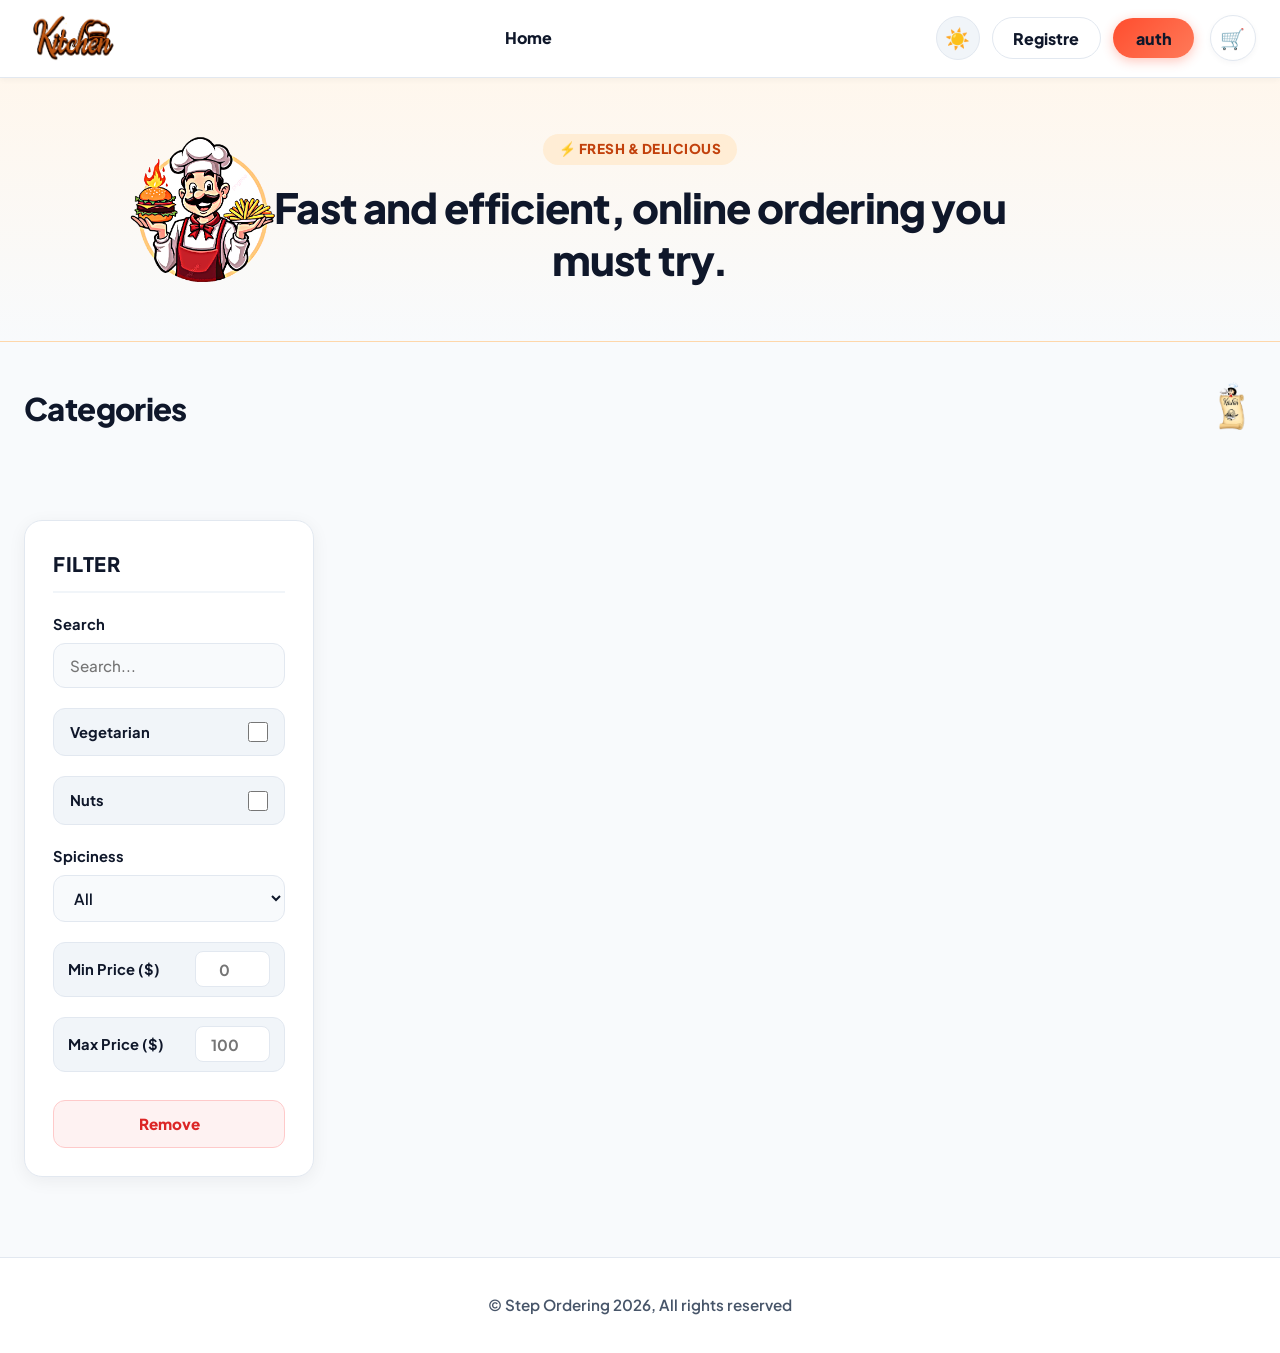
<file: index.html>
<!DOCTYPE html>
<html lang="ka">
<head>
    <meta charset="UTF-8">
    <meta name="viewport" content="width=device-width, initial-scale=1.0">
    <title>Kitchen – Delicious Food & Fast Delivery</title>
    <meta name="description" content="Order delicious meals online from our restaurant kitchen. Fresh ingredients, fast delivery, and a variety of dishes.">
    <meta name="keywords" content="restaurant, online food, delivery, pizza, burgers, healthy meals, kitchen, order online">
    <meta name="author" content="Step Ordering Kitchen">
    <link rel="icon" href="./photo/girl.png" type="image/png">
    <link rel="preconnect" href="https://fonts.googleapis.com">
    <link rel="preconnect" href="https://fonts.gstatic.com" crossorigin>
    <link href="https://fonts.googleapis.com/css2?family=Plus+Jakarta+Sans:wght@400;500;600;700;800&display=swap" rel="stylesheet">
    <link rel="stylesheet" href="./restoran.css">
</head>
<body>
    <header class="content">
        <div class="kitoll">
            <a href="#" class="brand-logo">
                <img src="./photo/oooo1.png" class="kit" alt="Restaurant Logo">
                 <div class="brand">
                    <a href="./index.html" class="brand-text">Home</a>
                </div>
            </a>
            <div class="conteriner">    
                <nav id="mainNav">
                    <div class="allregistracion">
                        <button id="themeToggle" title="Change Theme" aria-label="Toggle Theme">
                            ☀️ 🌑
                        </button>
                        <button id="registerBtn" class="btn-secondary"><a href="register.html">Registre</a></button>
                        <button id="authBtn" class="btn-primary"><a href="./auth.html">auth</a></button>
                        <button id="closeBurger" class="closeBurger" aria-label="Close menu">❌</button>
                    </div>
                </nav>
                <button id="burger" class="burger" aria-label="Open menu">☰</button>
                <div class="cart" onclick="openCart()" id="cartCount" title="View Cart">🛒</div>
                <div id="cartModal" class="cart-modal">
                    <div class="cart-drawer">
                        <div class="cart-top">
                            <div class="imgcart">
                                <img src="./photo/kkkkkkk.png" class="cartimg" alt="Kitchen Icon">
                                <p class="cart1">Cart</p>
                            </div>
                            <span onclick="closeCart()" class="close" title="Close Cart">×</span>
                        </div>
                        <div id="cartItems"></div>
                        <div class="title">
                            <h3 id="cartTotal">Total: 0$</h3>
                            <div style="display: flex; gap: 0.75rem; width: 100%;">
                                <button onclick="clearCart()" class="delete-all" style="flex: 1;">Delete All</button>
                                <button onclick="openCheckout()" class="checkout" style="flex: 1.5;">Check Out</button>
                            </div>
                        </div>
                    </div>
                </div>
                <div id="checkoutModal" class="modal">
                    <div class="modal-content1">
                        <button onclick="closeCheckout()" class="cancel" title="Close Checkout">❌</button>
                        <h2>Payment</h2>
                        <p id="checkoutTotal"></p>
                        <input placeholder="Card Number (demo)" class="number">
                        <div class="cvc1">
                            <input placeholder="MM/YY" class="cvc">
                            <input placeholder="CVC" class="cvc">
                        </div>
                        <button onclick="confirmPayment()" class="pay">Pay</button>
                        <p id="paymentStatus"></p>
                    </div>
                </div>
            </div>
        </header>
        <section class="rest">
            <div class="hero-content-box">
                <img src="./photo/shef.png" class="shef">
                <span class="hero-pill-badge">⚡ Fresh & Delicious</span>
                <p class="fast">Fast and efficient, online ordering you must try.</p>
            </div>
        </section>
        <main>
            <div class="all1">
                <h1>Categories</h1>
                <div><img src="./photo/kkkkkkk.png" class="kitchen" alt="Chef Hat"></div>
            </div>
            <section id="section"></section>
            <div class="inbox">
                <div id="filter">
                    <h3>filter</h3>
                    <label class="search">Search
                        <input type="text" id="filterName" class="search1" placeholder="Search...">
                    </label>
                    <label class="vegetarian">Vegetarian
                        <input type="checkbox" id="filterVegeterian">
                    </label>
                    <label class="nuts">Nuts
                        <input type="checkbox" id="filterNuts">
                    </label>
                    <label class="spices">Spiciness
                        <select id="filterSpiciness">
                            <option value="0">All</option>
                            <option value="1">🌶️</option>
                            <option value="2">🌶️🌶️</option>
                            <option value="3">🌶️🌶️🌶️</option>
                            <option value="4">🌶️🌶️🌶️🌶️</option>
                            <option value="5">🌶️🌶️🌶️🌶️🌶️</option>
                        </select>
                    </label>
                    <label class="minprice">Min Price ($)
                        <input type="number" id="filterMinPrice" min="0" placeholder="0" class="pricemin">
                    </label>

                    <label class="maxprice">Max Price ($)
                        <input type="number" id="filterMaxPrice" min="0" placeholder="100" class="pricemax">
                    </label>

                    <button id="removeFilters">Remove</button>
                </div>
                <div class="foodconteiner">
                    <div id="food"></div>
                    <div id="pagination"></div>
                </div>
            </div>
        </main>
        <footer>
            <div class="step">
                <p class="step1">© Step Ordering 2026, All rights reserved</p>
            </div>
        </footer>
    <script src="./restoran.js"></script>
    </body>
</html>
</file>
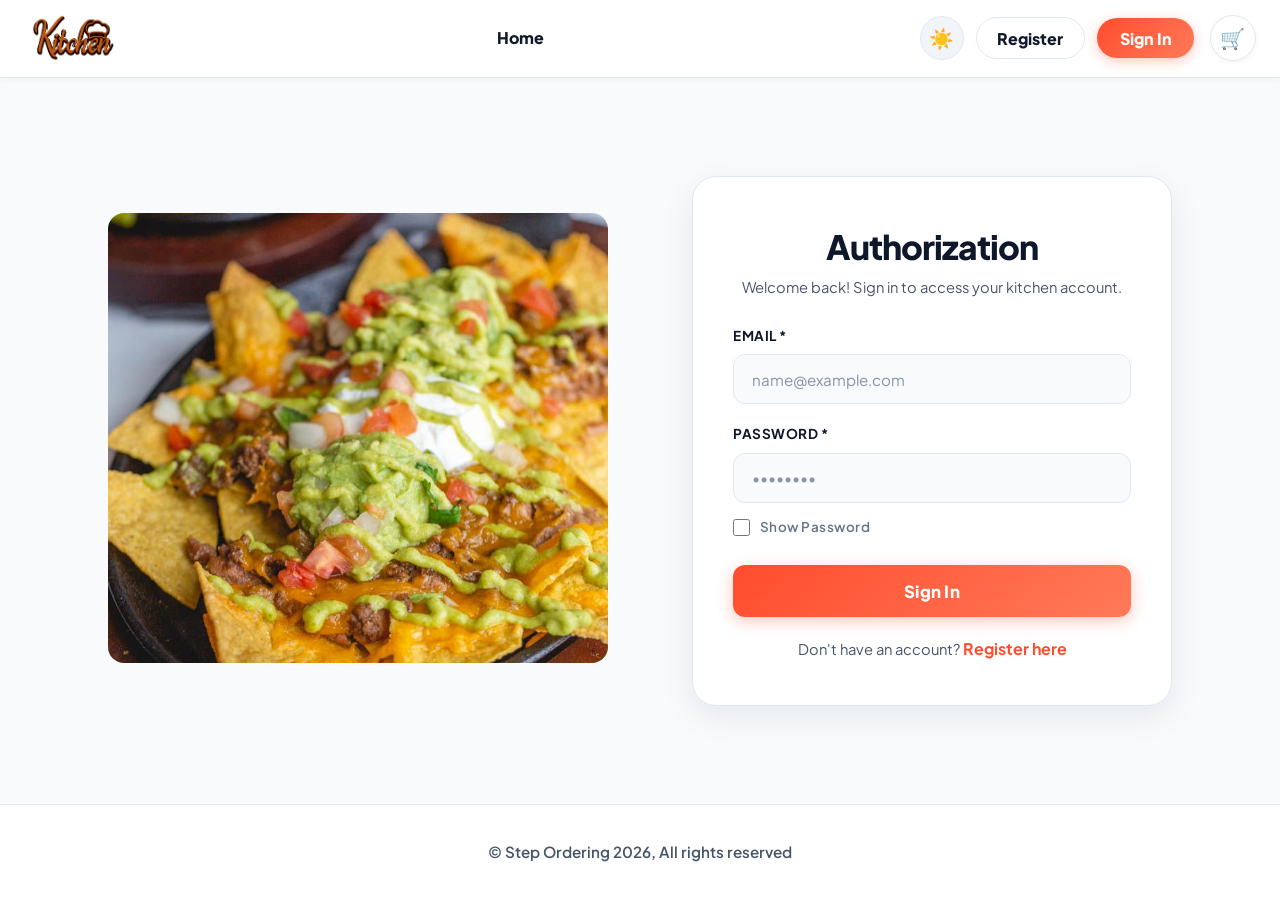
<file: auth.html>
<!DOCTYPE html> 
<html lang="ka"> 
<head>
    <meta charset="UTF-8">
    <meta name="viewport" content="width=device-width, initial-scale=1.0">
    <title>Kitchen – Delicious Food & Fast Delivery</title>
    <meta name="description" content="Order delicious meals online from our restaurant kitchen. Fresh ingredients, fast delivery, and a variety of dishes.">
    <meta name="keywords" content="restaurant, online food, delivery, pizza, burgers, healthy meals, kitchen, order online">
    <meta name="author" content="Step Ordering Kitchen">
    <link rel="icon" href="./photo/girl.png" type="image/png">
    <link rel="preconnect" href="https://fonts.googleapis.com">
    <link rel="preconnect" href="https://fonts.gstatic.com" crossorigin>
    <link href="https://fonts.googleapis.com/css2?family=Plus+Jakarta+Sans:wght@400;500;600;700;800&display=swap" rel="stylesheet">
    <link rel="stylesheet" href="./auth.css">
</head>
<body> 
    <header class="content">
        <div class="kitoll">
            <a href="index.html" class="brand-logo">
                <img src="./photo/oooo1.png" class="kit" alt="Restaurant Logo">
                 <div class="brand">
                    <a href="./index.html" class="brand-text">Home</a>
                </div>
            </a>
            <div class="conteriner">    
                <nav id="mainNav">
                    <div class="allregistracion">
                        <button id="themeToggle" title="Change Theme" aria-label="Toggle Theme">  ☀️ 🌑 </button>
                        <button id="registerBtn" class="btn-secondary"><a href="register.html">Register</a></button>
                        <button id="authBtn" class="btn-primary"><a href="auth.html" style="color:white;">Sign In</a></button>
                        <button id="closeBurger" class="closeBurger" aria-label="Close menu">❌</button>
                    </div>
                </nav>
                <button id="burger" class="burger" aria-label="Open menu">☰</button>
                <div class="cart" onclick="openCart()" id="cartCount" title="View Cart">🛒</div>
                <div id="popupModal" class="modal">
                    <div class="modal-content">
                        <button class="cancel" onclick="document.getElementById('popupModal').style.display='none'">❌</button>
                        <div id="popupContent"></div>
                    </div>
                </div> 
                <div id="cartModal" class="cart-modal">
                    <div class="cart-drawer">
                        <div class="cart-top">
                            <div class="imgcart">
                                <img src="./photo/kkkkkkk.png" class="cartimg" alt="Kitchen Icon">
                                <p class="cart1">Cart</p>
                            </div>
                            <span onclick="closeCart()" class="close" title="Close Cart">×</span>
                        </div>
                        <div id="cartItems"></div>
                        <div class="title">
                            <h3 id="cartTotal">Total: 0$</h3>
                            <div style="display: flex; gap: 0.75rem; width: 100%;">
                                <button onclick="clearCart()" class="delete-all" style="flex: 1;">Delete All</button>
                                <button onclick="openCheckout()" class="checkout" style="flex: 1.5;">Check Out</button>
                            </div>
                        </div>
                    </div>
                </div>
                <div id="checkoutModal" class="modal">
                    <div class="modal-content1">
                        <button onclick="closeCheckout()" class="cancel" title="Close Checkout">❌</button>
                        <h2>Payment</h2>
                        <p id="checkoutTotal"></p>
                        <input placeholder="Card Number (demo)" class="number">
                        <div class="cvc1">
                            <input placeholder="MM/YY" class="cvc">
                            <input placeholder="CVC" class="cvc">
                        </div>
                        <button onclick="confirmPayment()" class="pay">Pay</button>
                        <p id="paymentStatus"></p>
                    </div>
                </div>
            </div>
        </div>
    </header>
    <main class="auth-main">
        <div class="boxfood">
            <img src="./photo/food.jpg" class="food">
        </div>
        <form id="loginForm" novalidate> 
            <div class="form-header">
                <h2>Authorization</h2> 
                <p class="form-subtitle">Welcome back! Sign in to access your kitchen account.</p>
            </div>
            <div class="field">
                <label for="email">Email *</label> 
                <input type="email" id="email" name="email" required placeholder="name@example.com"> 
            </div>
            <div class="field">
                <div class="boxpas">
                    <label for="password">Password *</label> 
                    <input type="password" id="password" name="password" required minlength="6" placeholder="••••••••"> 
                </div>
                <div class="showPassword">
                    <input type="checkbox" id="showPassword">
                    <label for="showPassword">Show Password</label>
                </div>
            </div>
            <button type="submit" id="submit" class="primary">Sign In</button> 
            <p class="switch-auth">
                Don't have an account? <a href="register.html">Register here</a>
            </p>
            <div id="loginError"></div> 
            <div id="loginSuccess"></div> 
        </form> 
    </main>
    <footer>
        <div class="step">
            <p class="step1">© Step Ordering 2026, All rights reserved</p>
        </div>
    </footer>
    <script src="./auth.js"></script> 
</body> 
</html>
</file>
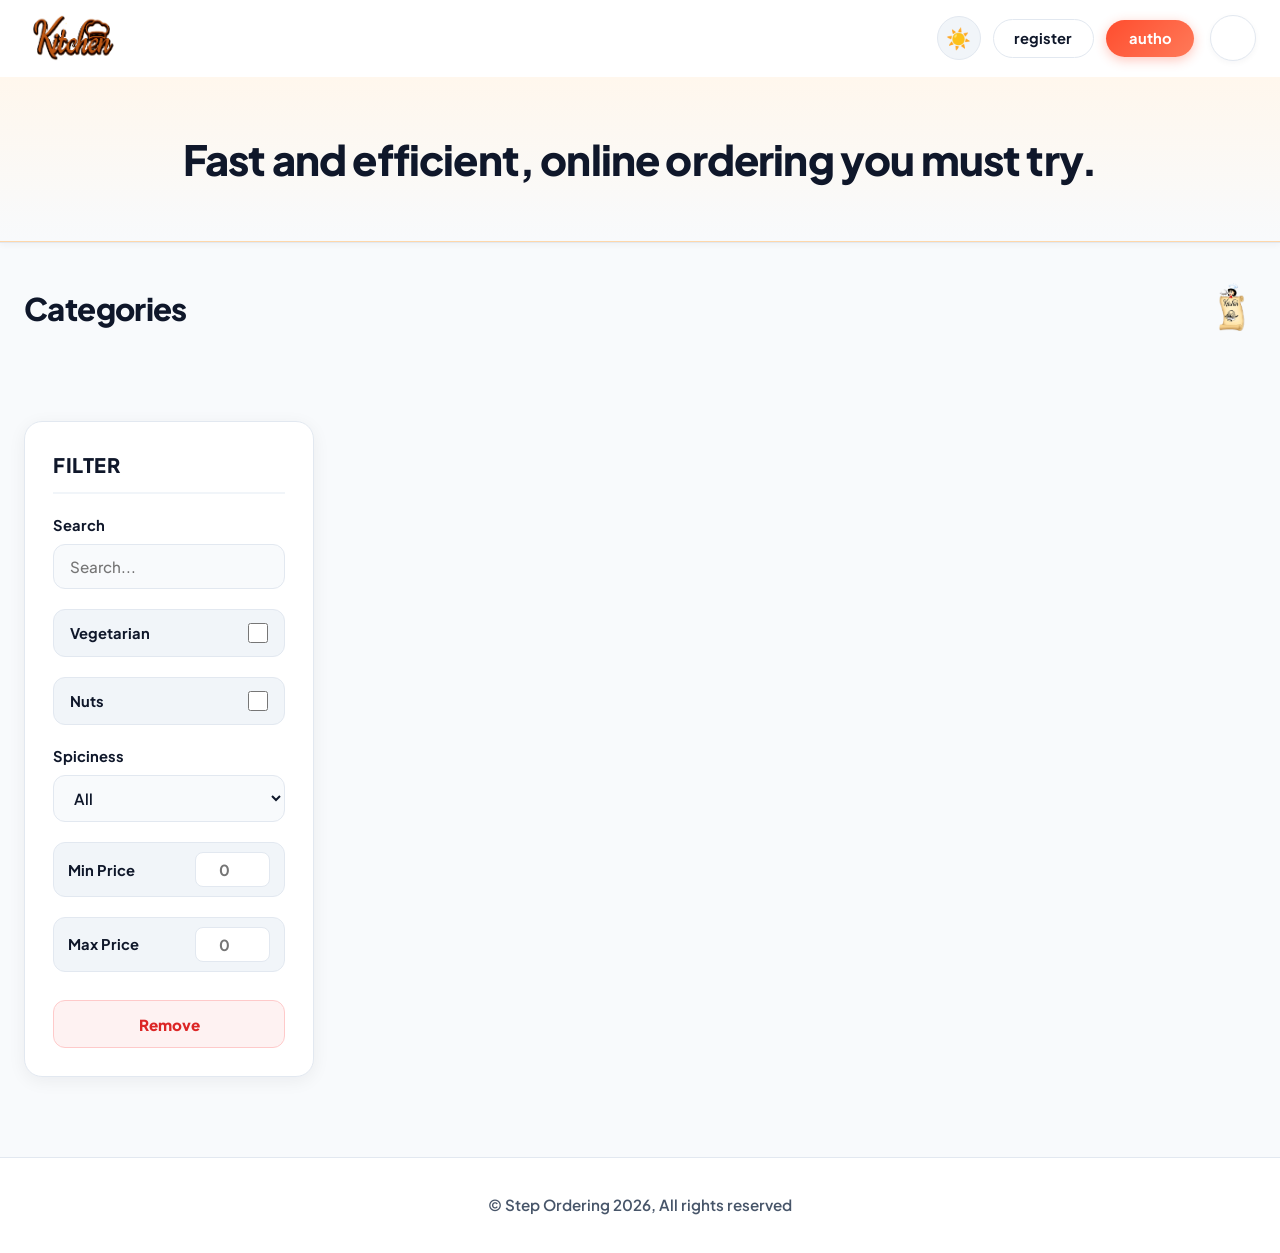
<file: restoran.html>
<!DOCTYPE html>
<html lang="en">
    <head>
    <meta charset="UTF-8">
    <meta name="viewport" content="width=device-width, initial-scale=1.0">
    <title> Kitchen </title>
    <meta name="description" content="Order delicious meals online from our restaurant kitchen. Fresh ingredients, fast delivery, and a variety of dishes.">
    <meta name="keywords" content="restaurant, online food, delivery, pizza, burgers, healthy meals, kitchen, order online">
    <meta name="author" content="Your Restaurant Name">
    <link rel="icon" href="./photo/girl.png" type="image/png">
    <meta property="og:title" content="Restaurant Kitchen – Order Fresh Food Online">
    <meta property="og:description" content="Delicious meals delivered fast to your door.">
    <meta property="og:image" content="https://yourwebsite.com/photo/cover.png">
    <meta property="og:url" content="https://yourwebsite.com">
    <meta property="og:type" content="website">
    <meta name="twitter:card" content="summary_large_image">
    <meta name="twitter:title" content="Restaurant Kitchen – Order Fresh Food Online">
    <meta name="twitter:description" content="Delicious meals delivered fast to your door.">
    <meta name="twitter:image" content="https://yourwebsite.com/photo/cover.png">
    <link rel="stylesheet" href="./restoran.css">
    <script src="./restoran.js" defer></script>
</head>
    <body>
        <header class="content">
            <div class="kitoll">
                <img src="./photo/oooo1.png" class="kit">
                <div class="conteriner">    
                    <nav id="mainNav">
                        <div class="allregistracion">
                            <button id="themeToggle">☀️ 🌑</button>
                            <button id="registerBtn">register</button>
                            <button id="authBtn">autho</button>
                            <button id="closeBurger" class="closeBurger">❌</button>
                        </div>
                    </nav>
                    <button id="burger" class="burger">☰</button>
                    <div id="popupModal" class="modal">
                        <div class="modal-content">
                            <div id="popupContent"></div>
                        </div>
                    </div> 
                    <div class="cart" onclick="openCart()" id="cartCount" ></div>
                    <div id="cartModal"class="cart-modal" ><span onclick="closeCart()" class="close" >×</span>
                        <div class="imgcart">
                            <p class="cart1">Cart</p>
                            <img src="./photo/kkkkkkk.png" class="cartimg">
                        </div>
                        <div id="cartItems"></div>
                        <div class="title">
                            <h3 id="cartTotal">Total: 0$</h3>
                            <button onclick="clearCart()"  class="delete-all">Delete All</button>
                            <button onclick="openCheckout()"  class="checkout" >Check Out</button>
                        </div>
                    </div>
                    <div id="checkoutModal" class="modal">
                        <div class="modal-content">
                            <h2>Payment</h2>
                            <p id="checkoutTotal"></p>
                            <input placeholder="Card Number (demo)" class="number">
                            <input placeholder="MM/YY" class="number">
                            <input placeholder="CVC" class="number">
                            <div>
                                <button onclick="confirmPayment()" class="pay">Pay</button>
                                <button onclick="closeCheckout()"  class="cancel">❌</button>
                                <p id="paymentStatus"></p>
                                </div>
                            </div>
                        </div>
                    </div>
                </div>
            </div>
            <div class="rest">
                <p class="fast" >Fast and efficient, online ordering you must try.</p>
            </div>
        </header>
        <main>
            <div class="all1">
                <h1>Categories </h1>
                <div><img src="./photo/kkkkkkk.png" class="kitchen"></div>
            </div>
            <section id="section"></section>
            <div class="inbox">
                <div id="filter">
                    <h3>filter</h3>
                    <label class="search">Search
                        <input type="text" id="filterName" class="search1" placeholder="Search...">
                    </label>
                    <label class="vegetarian">Vegetarian
                        <input type="checkbox" id="filterVegeterian" >
                    </label>
                    <label class="nuts">Nuts
                        <input type="checkbox" id="filterNuts">
                    </label>
                    <label class="spices">Spiciness
                        <select id="filterSpiciness">
                            <option value="0">All</option>
                            <option value="1">🌶️</option>
                            <option value="2">🌶️🌶️</option>
                            <option value="3">🌶️🌶️🌶️</option>
                            <option value="4">🌶️🌶️🌶️🌶️</option>
                            <option value="5">🌶️🌶️🌶️🌶️🌶️</option>
                        </select>
                    </label>
                    <label class="minprice"> Min Price
                        <input type="number" id="filterMinPrice" min="0"  placeholder="0" class="pricemin">
                    </label>
                    <label class="maxprice">Max Price
                        <input type="number" id="filterMaxPrice" min="0"  placeholder="0"  class="pricemax">
                    </label>
                    <button id="removeFilters">Remove</button>
                </div>
                <div  id="food"></div>
            </div>
        </main>
        <footer>
            <div class="step">
                <p class="step1">© Step Ordering 2026, All rights reserved</p>
            </div>
        </footer>
        <script src="./restoran.js"></script>
    </body>
</html>
</file>
<file: restoran.css>
@import url('https://fonts.googleapis.com/css2?family=Plus+Jakarta+Sans:wght@400;500;600;700;800&display=swap');

:root {
    /* Day Mode (Light Theme) - Default */
    --bg-main: #f8fafc;
    --bg-surface: #ffffff;
    --bg-subtle: #f1f5f9;
    --bg-card: #ffffff;
    --bg-input: #f8fafc;

    /* Primary Accent (Warm Vibrant Coral) */
    --primary: #ff4d2e;
    --primary-hover: #e83a1c;
    --primary-light: #fff1ee;
    --primary-glow: rgba(255, 77, 46, 0.32);

    /* Text Tokens - Ultra Legible */
    --text-heading: #0f172a;
    --text-body: #1e293b;
    --text-secondary: #475569;
    --text-muted: #64748b;

    /* Borders & Shadows */
    --border-color: #e2e8f0;
    --border-hover: #cbd5e1;
    --badge-bg: #f8fafc;

    --shadow-sm: 0 2px 6px rgba(15, 23, 42, 0.04);
    --shadow-card: 0 4px 18px rgba(15, 23, 42, 0.06);
    --shadow-card-hover: 0 14px 32px rgba(15, 23, 42, 0.12);
    --shadow-drawer: -10px 0 35px rgba(15, 23, 42, 0.18);

    /* Banner Specifics */
    --hero-bg: linear-gradient(180deg, #fff7ed 0%, #f8fafc 100%);
    --hero-border: #fed7aa;
    --hero-badge-bg: #ffedd5;
    --hero-badge-color: #c2410c;

    /* Danger / Action Tokens */
    --danger-bg: #fef2f2;
    --danger-border: #fecaca;
    --danger-text: #dc2626;

    /* Radii & Animations */
    --radius-sm: 8px;
    --radius-md: 12px;
    --radius-lg: 18px;
    --radius-full: 9999px;

    --transition: all 0.25s cubic-bezier(0.4, 0, 0.2, 1);
}


:root {
    --bg-main: #f8fafc;
    --bg-surface: #ffffff;
    --bg-subtle: #f1f5f9;
    --bg-card: #ffffff;
    --bg-input: #f8fafc;
    --text-heading: #0f172a;
    --text-body: #1e293b;
    --text-secondary: #475569;
    --border-color: #e2e8f0;
    --badge-bg: #f8fafc;
    --shadow-card: 0 4px 18px rgba(15, 23, 42, 0.06);
}




body.dark {
    --bg-main: #0b1120;
    --bg-surface: #121b2d;
    --bg-subtle: #1a263d;
    --bg-card: #152239;
    --bg-input: #1a2744;
    --text-heading: #f8fafc;
    --text-body: #e2e8f0;
    --text-secondary: #94a3b8;
    --border-color: #23324d;
    --badge-bg: #1a263d;
    --shadow-card: 0 4px 18px rgba(0, 0, 0, 0.45);
}
body {
    background-color: var(--bg-main);
    color: var(--text-body);
    transition: background-color 0.3s ease, color 0.3s ease;
}






/* Night Mode (Dark Theme) */
body.dark,
body.dark-theme,
[data-theme="dark"] {
    --bg-main: #0b1120;
    --bg-surface: #121b2d;
    --bg-subtle: #1a263d;
    --bg-card: #152239;
    --bg-input: #1a2744;

    --text-heading: #f8fafc;
    --text-body: #e2e8f0;
    --text-secondary: #94a3b8;
    --text-muted: #64748b;

    --border-color: #23324d;
    --border-hover: #33466a;
    --badge-bg: #1a263d;

    --shadow-sm: 0 2px 6px rgba(0, 0, 0, 0.35);
    --shadow-card: 0 4px 18px rgba(0, 0, 0, 0.45);
    --shadow-card-hover: 0 14px 32px rgba(0, 0, 0, 0.65), 0 0 20px rgba(255, 77, 46, 0.15);
    --shadow-drawer: -10px 0 40px rgba(0, 0, 0, 0.85);

    --hero-bg: linear-gradient(180deg, rgba(255, 77, 46, 0.12) 0%, #0b1120 100%);
    --hero-border: #23324d;
    --hero-badge-bg: rgba(255, 77, 46, 0.15);
    --hero-badge-color: #ff7a59;

    --danger-bg: rgba(220, 38, 38, 0.15);
    --danger-border: rgba(220, 38, 38, 0.35);
    --danger-text: #ef4444;
}

/* Global Reset */
* {
    margin: 0;
    padding: 0;
    box-sizing: border-box;
    font-family: 'Plus Jakarta Sans', -apple-system, BlinkMacSystemFont, 'Segoe UI', Roboto, sans-serif;
    -webkit-font-smoothing: antialiased;
    -moz-osx-font-smoothing: grayscale;
}

body {
    background-color: var(--bg-main);
    color: var(--text-body);
    line-height: 1.5;
    min-height: 100vh;
    display: flex;
    flex-direction: column;
    overflow-x: hidden;
    transition: background-color 0.3s ease, color 0.3s ease;
}

h1, h2, h3, h4, .fast {
    color: var(--text-heading);
    font-weight: 800;
    letter-spacing: -0.02em;
    transition: color 0.3s ease;
}

button, input, select {
    font-family: inherit;
    outline: none;
}

button {
    cursor: pointer;
    border: none;
    background: none;
}

/* ==========================================================================
   Header & Sticky Nav
   ========================================================================== */
header.content {
    position: sticky;
    top: 0;
    z-index: 1000;
    background: var(--bg-surface);
    border-bottom: 1.5px solid var(--border-color);
    box-shadow: var(--shadow-sm);
    transition: background-color 0.3s ease, border-color 0.3s ease;
}

.kitoll {
    max-width: 1320px;
    margin: 0 auto;
    padding: 0.9rem 1.5rem;
    display: flex;
    align-items: center;
    justify-content: space-between;
    gap: 1.5rem;
    width: 100%;
}

.kit {
    height: 48px;
    width: auto;
    object-fit: contain;
    transition: transform 0.25s ease;
}

.kit:hover {
    transform: scale(1.05);
}

.brand-logo {
    display: flex;
    align-items: center;
    gap: 0.75rem;
    text-decoration: none;
}

a{
    color: white;
    font-size: 16px;
    font-weight: 800;
    color: var(--text-heading);
    transition: color 0.3s ease;
    text-decoration: none;
    background-color: none;
}

a:hover{
    color: black;
}

.brand-text span {
    color: var(--primary);
}



.conteriner {
    display: flex;
    align-items: center;
    gap: 1rem;
}

.allregistracion {
    display: flex;
    align-items: center;
    gap: 0.75rem;
}

/* Day / Night Theme Toggle Button */
#themeToggle {
    width: 44px;
    height: 44px;
    border-radius: var(--radius-full);
    background: var(--bg-subtle);
    border: 1.5px solid var(--border-color);
    color: var(--text-heading);
    display: flex;
    align-items: center;
    justify-content: center;
    font-size: 1.25rem;
    transition: var(--transition);
    cursor: pointer;
}

#themeToggle:hover {
    border-color: var(--primary);
    transform: rotate(15deg) scale(1.08);
    box-shadow: 0 2px 10px var(--primary-glow);
}

/* Auth Buttons */
#registerBtn, .btn-secondary {
    padding: 0.6rem 1.3rem;
    border-radius: var(--radius-full);
    background: var(--bg-surface);
    border: 1.5px solid var(--border-color);
    color: var(--text-heading);
    font-weight: 700;
    font-size: 0.92rem;
    transition: var(--transition);
}

#registerBtn:hover, .btn-secondary:hover {
    border-color: var(--primary);
    color: var(--primary);
    background: var(--primary-light);
}

#authBtn, .btn-primary {
    padding: 0.6rem 1.4rem;
    border-radius: var(--radius-full);
    background: linear-gradient(135deg, var(--primary), #ff7a59);
    color: #ffffff;
    font-weight: 700;
    font-size: 0.92rem;
    box-shadow: 0 3px 12px var(--primary-glow);
    transition: var(--transition);
}

#authBtn:hover, .btn-primary:hover {
    transform: translateY(-2px);
    box-shadow: 0 6px 18px var(--primary-glow);
    filter: brightness(1.05);
}

/* Cart Button */
.cart {
    position: relative;
    width: 46px;
    height: 46px;
    border-radius: var(--radius-full);
    background: var(--bg-surface);
    border: 1.5px solid var(--border-color);
    color: var(--text-heading);
    display: flex;
    align-items: center;
    justify-content: center;
    cursor: pointer;
    box-shadow: var(--shadow-sm);
    transition: var(--transition);
    font-size: 1.25rem;
}

.cart:hover {
    transform: scale(1.08);
    border-color: var(--primary);
    box-shadow: 0 4px 15px var(--primary-glow);
}

#cartCount::after, .cart-bubble {
    position: absolute;
    top: -4px;
    right: -4px;
    background: var(--primary);
    color: #ffffff;
    font-size: 0.72rem;
    font-weight: 800;
    min-width: 20px;
    height: 20px;
    border-radius: var(--radius-full);
    display: flex;
    align-items: center;
    justify-content: center;
    padding: 0 5px;
    box-shadow: 0 2px 6px rgba(255, 77, 46, 0.4);
}

/* Mobile Burger Menu */
.burger {
    display: none;
    flex-direction: column;
    justify-content: center;
    gap: 4px;
    width: 42px;
    height: 42px;
    border-radius: var(--radius-sm);
    background: var(--bg-subtle);
    border: 1px solid var(--border-color);
    font-size: 1.2rem;
    color: var(--text-heading);
}

.closeBurger {
    display: none;
    font-size: 1.2rem;
    color: var(--text-muted);
}

/* ==========================================================================
   Hero / Banner Section
   ========================================================================== */
.rest {
    background: var(--hero-bg);
    padding: 3.5rem 1.5rem;
    text-align: center;
    border-bottom: 1.5px solid var(--hero-border);
    transition: background 0.3s ease, border-color 0.3s ease;
}

.hero-content-box, .rest-container {
    max-width: 800px;
    margin: 0 auto;
    display: flex;
    flex-direction: column;
    align-items: center;
    gap: 1rem;
    
}

.shef{
    position:absolute;
    left:10%;
    width: 150px;
    height: auto;
}


.hero-pill-badge {
    display: inline-flex;
    
    align-items: center;
    gap: 6px;
    padding: 0.35rem 1rem;
    border-radius: var(--radius-full);
    background: var(--hero-badge-bg);
    color: var(--hero-badge-color);
    font-size: 0.85rem;
    font-weight: 800;
    letter-spacing: 0.5px;
    text-transform: uppercase;
    transition: all 0.3s ease;
}

.fast {
    font-size: clamp(1.8rem, 3.8vw, 2.6rem);
    font-weight: 800;
    color: var(--text-heading);
    line-height: 1.25;


}

/* ==========================================================================
   Main Content Layout
   ========================================================================== */
main {
    max-width: 1320px;
    margin: 0 auto;
    padding: 2.5rem 1.5rem 5rem;
    width: 100%;
}

/* Categories Header */
.all1 {
    display: flex;
    align-items: center;
    justify-content: space-between;
    margin-bottom: 1.25rem;
}

.all1 h1 {
    font-size: 1.95rem;
    font-weight: 800;
    color: var(--text-heading);
}

.kitchen {
    width: 48px;
    height: 48px;
    object-fit: contain;
}

/* Categories Horizontal Track (#section) */
#section, .categories-track {
    display: flex;
    align-items: center;
    gap: 0.85rem;
    overflow-x: auto;
    padding: 0.5rem 0.25rem 1.5rem;
    margin-bottom: 2rem;
    scrollbar-width: thin;
    scrollbar-color: var(--border-color) transparent;
}

#section::-webkit-scrollbar {
    height: 6px;
}

#section::-webkit-scrollbar-thumb {
    background: var(--border-hover);
    border-radius: var(--radius-full);
}

/* Category Pills generated by JS */
#section .category1,
#section button,
#section > div {
    display: inline-flex;
    align-items: center;
    justify-content: center;
    padding: 0.65rem 1.5rem;
    border-radius: var(--radius-full);
    background: var(--bg-surface);
    border: 1.5px solid var(--border-color);
    color: var(--text-body);
    font-weight: 700;
    font-size: 0.95rem;
    white-space: nowrap;
    box-shadow: var(--shadow-sm);
    cursor: pointer;
    transition: var(--transition);
}

#section .category1:hover,
#section button:hover,
#section > div:hover {
    border-color: var(--primary);
    color: var(--primary);
    transform: translateY(-2px);
    box-shadow: 0 4px 14px rgba(255, 77, 46, 0.15);
}

#section .category1.active,
#section button.active {
    background: var(--primary);
    color: #ffffff;
    border-color: var(--primary);
    box-shadow: 0 4px 15px var(--primary-glow);
}

/* ==========================================================================
   2-Column Layout: Filter Sidebar + Food Catalog
   ========================================================================== */
.inbox {
    display: grid;
    grid-template-columns: 290px 1fr;
    gap: 2rem;
    align-items: start;
    width: 100%;
}

/* Filter Sidebar Card (#filter) */
#filter, .filter-panel {
    background: var(--bg-surface);
    border: 1.5px solid var(--border-color);
    border-radius: var(--radius-lg);
    padding: 1.75rem;
    box-shadow: var(--shadow-card);
    position: sticky;
    top: 95px;
    display: flex;
    flex-direction: column;
    gap: 1.25rem;
    transition: background-color 0.3s ease, border-color 0.3s ease;
}

#filter h3, .filter-headline h3 {
    font-size: 1.25rem;
    font-weight: 800;
    color: var(--text-heading);
    padding-bottom: 0.75rem;
    border-bottom: 2px solid var(--bg-subtle);
    display: flex;
    align-items: center;
    gap: 8px;
    text-transform: uppercase;
    letter-spacing: 0.5px;
}

#filter label,
.filter-box label {
    display: flex;
    flex-direction: column;
    gap: 0.5rem;
    font-weight: 700;
    font-size: 0.92rem;
    color: var(--text-heading);
    width: 100%;
}

/* Search input */
.search1 {
    width: 100%;
    padding: 0.75rem 1rem;
    border-radius: var(--radius-md);
    background: var(--bg-input);
    border: 1.5px solid var(--border-color);
    color: var(--text-heading);
    font-size: 0.95rem;
    font-weight: 500;
    transition: var(--transition);
}

.search1:focus {
    background: var(--bg-surface);
    border-color: var(--primary);
    box-shadow: 0 0 0 4px var(--primary-light);
}

/* Vegetarian & Nuts Checkboxes - Styled Horizontal Cards */
.vegetarian,
.nuts,
.modern-switch {
    display: flex !important;
    flex-direction: row !important;
    align-items: center !important;
    justify-content: space-between !important;
    padding: 0.75rem 1rem;
    background: var(--bg-subtle);
    border: 1.5px solid var(--border-color);
    border-radius: var(--radius-md);
    cursor: pointer;
    font-weight: 700 !important;
    font-size: 0.92rem !important;
    color: var(--text-heading) !important;
    transition: var(--transition);
}

.vegetarian:hover,
.nuts:hover {
    background: var(--bg-surface);
    border-color: var(--border-hover);
}

.vegetarian input[type="checkbox"],
.nuts input[type="checkbox"],
#filterVegeterian,
#filterNuts {
    width: 20px;
    height: 20px;
    accent-color: var(--primary);
    cursor: pointer;
}

/* Spiciness Dropdown */
#filterSpiciness, .custom-select-wrap select {
    width: 100%;
    padding: 0.75rem 1rem;
    border-radius: var(--radius-md);
    background: var(--bg-input);
    border: 1.5px solid var(--border-color);
    color: var(--text-heading);
    font-size: 0.95rem;
    font-weight: 600;
    cursor: pointer;
    transition: var(--transition);
}

#filterSpiciness option {
    background: var(--bg-surface);
    color: var(--text-heading);
}

#filterSpiciness:focus {
    background: var(--bg-surface);
    border-color: var(--primary);
    box-shadow: 0 0 0 4px var(--primary-light);
}

/* Min & Max Price Controls */
.minprice, .maxprice, .price-inputs-row {
    display: flex !important;
    flex-direction: row !important;
    align-items: center !important;
    justify-content: space-between !important;
    padding: 0.55rem 0.9rem;
    background: var(--bg-subtle);
    border: 1.5px solid var(--border-color);
    border-radius: var(--radius-md);
}

.pricemin, .pricemax {
    width: 75px;
    padding: 0.45rem 0.65rem;
    border-radius: var(--radius-sm);
    background: var(--bg-surface);
    border: 1.5px solid var(--border-color);
    color: var(--text-heading);
    font-weight: 700;
    font-size: 0.95rem;
    text-align: center;
    transition: var(--transition);
}

.pricemin:focus, .pricemax:focus {
    border-color: var(--primary);
    box-shadow: 0 0 0 3px var(--primary-light);
}

/* Reset / Remove Filters Button */
#removeFilters, .btn-reset-filters {
    margin-top: 0.5rem;
    padding: 0.85rem;
    border-radius: var(--radius-md);
    background: var(--danger-bg);
    border: 1.5px solid var(--danger-border);
    color: var(--danger-text);
    font-weight: 800;
    font-size: 0.95rem;
    display: flex;
    align-items: center;
    justify-content: center;
    gap: 8px;
    transition: var(--transition);
    cursor: pointer;
}

#removeFilters:hover, .btn-reset-filters:hover {
    background: #dc2626;
    color: #ffffff;
    border-color: #dc2626;
    box-shadow: 0 4px 14px rgba(220, 38, 38, 0.25);
    transform: translateY(-1px);
}

/* ==========================================================================
   Food Catalog Grid & Cards (#food)
   ========================================================================== */
.foodconteiner {
    display: flex;
    flex-direction: column;
    gap: 2.5rem;
    width: 100%;
}

#food, .food-grid {
    display: grid;
    grid-template-columns: repeat(auto-fill, minmax(280px, 1fr));
    gap: 1.75rem;
    width: 100%;
}

/* The Food Card (.card) */
.card,
#food > div {
    background: var(--bg-card) !important;
    background-image: none !important;
    border: 1.5px solid var(--border-color);
    border-radius: var(--radius-lg);
    padding: 1.25rem;
    box-shadow: var(--shadow-card);
    display: flex;
    flex-direction: column;
    align-items: stretch;
    transition: transform 0.3s ease, box-shadow 0.3s ease, border-color 0.3s ease, background-color 0.3s ease;
    position: relative;
    overflow: hidden;
}

.card:hover,
#food > div:hover {
    transform: translateY(-6px);
    box-shadow: var(--shadow-card-hover);
    border-color: var(--border-hover);
}

/* Top Row: Dish Name & Price (.group1) */
.group1 {
    display: flex;
    justify-content: space-between;
    align-items: flex-start;
    gap: 0.75rem;
    margin-bottom: 0.85rem;
    width: 100%;
}

.name {
    font-size: 1.2rem;
    font-weight: 800;
    color: var(--text-heading);
    line-height: 1.3;
    flex: 1;
    text-align: left;
}

.price {
    font-size: 1.25rem;
    font-weight: 800;
    color: var(--primary);
    text-align: right;
    white-space: nowrap;
}

/* Image Container (.imgall) - CLEAR & VISIBLE */
.imgall {
    display: flex;
    flex-direction: column;
    align-items: center;
    width: 100%;
}

.imgall .img,
.img {
    width: 100%;
    height: 205px;
    object-fit: cover;
    border-radius: var(--radius-md);
    background-color: var(--bg-subtle);
    box-shadow: var(--shadow-sm);
    transition: transform 0.4s ease;
}

.card:hover .imgall .img,
.card:hover .img {
    transform: scale(1.03);
}

/* 🌶️🌶️ Chili Peppers in the MIDDLE (Centered) */
.imgall p {
    text-align: center;
    display: flex;
    align-items: center;
    justify-content: center;
    font-size: 1.35rem;
    letter-spacing: 5px;
    margin: 0.75rem 0 0.4rem;
    min-height: 32px;
    width: 100%;
}

/* Lower Section: Dietary Badges + Order Button (.itemall) */
.itemall {
    display: flex;
    flex-direction: column;
    align-items: center;
    width: 100%;
    gap: 1.1rem;
    margin-top: 0.25rem;
}

/* Nuts & Vegetarian SIDE BY SIDE (.item) */
.item {
    display: flex;
    flex-direction: row;
    align-items: center;
    justify-content: center;
    gap: 0.65rem;
    width: 100%;
}

.item p {
    margin: 0;
    padding: 0.4rem 0.85rem;
    background: var(--badge-bg);
    border: 1.5px solid var(--border-color);
    border-radius: var(--radius-full);
    font-size: 0.88rem;
    font-weight: 700;
    color: var(--text-heading);
    display: inline-flex;
    align-items: center;
    gap: 6px;
    box-shadow: 0 1px 3px rgba(0, 0, 0, 0.05);
}

/* Big, Bold "Add to Cart" Button (.button1) */
.button1,
#food button {
    width: 100%;
    height: 50px;
    border-radius: var(--radius-md);
    background: linear-gradient(135deg, var(--primary), #ff7a59);
    color: #ffffff;
    font-size: 1.05rem;
    font-weight: 800;
    letter-spacing: 0.3px;
    border: none;
    cursor: pointer;
    box-shadow: 0 4px 15px var(--primary-glow);
    transition: var(--transition);
    display: flex;
    align-items: center;
    justify-content: center;
    gap: 8px;
}

.button1:hover,
#food button:hover {
    transform: translateY(-2px);
    box-shadow: 0 8px 22px var(--primary-glow);
    filter: brightness(1.06);
}

.button1:active,
#food button:active {
    transform: scale(0.98);
}

/* ==========================================================================
   Pagination (#pagination)
   ========================================================================== */
#pagination, .pagination-wrap {
    display: flex;
    align-items: center;
    justify-content: center;
    gap: 0.6rem;
    margin-top: 1.5rem;
}

#pagination button,
#pagination span {
    min-width: 44px;
    height: 44px;
    padding: 0 0.85rem;
    border-radius: var(--radius-md);
    background: var(--bg-surface);
    border: 1.5px solid var(--border-color);
    color: var(--text-heading);
    font-weight: 800;
    font-size: 1rem;
    display: inline-flex;
    align-items: center;
    justify-content: center;
    box-shadow: var(--shadow-sm);
    transition: var(--transition);
}

#pagination button:hover {
    border-color: var(--primary);
    color: var(--primary);
    transform: translateY(-2px);
}

#pagination button.active,
#pagination .active {
    background: var(--primary);
    color: #ffffff;
    border-color: var(--primary);
    box-shadow: 0 4px 14px var(--primary-glow);
}

/* ==========================================================================
   Cart Drawer (#cartModal)
   ========================================================================== */
.cart-modal {
    display: none;
    position: fixed;
    inset: 0;
    z-index: 2000;
    background: rgba(11, 17, 32, 0.65);
    backdrop-filter: blur(8px);
    -webkit-backdrop-filter: blur(8px);
    justify-content: flex-end;
}

.cart-drawer,
.cart-dialog,
.cart-modal > div:not(#checkoutModal) {
    background: var(--bg-surface);
    width: 100%;
    max-width: 460px;
    height: 100%;
    box-shadow: var(--shadow-drawer);
    border-left: 1.5px solid var(--border-color);
    display: flex;
    flex-direction: column;
    padding: 2rem;
    animation: slideRight 0.3s ease-out forwards;
}

@keyframes slideRight {
    from { transform: translateX(100%); }
    to { transform: translateX(0); }
}

.cart-header, .cart-top {
    display: flex;
    align-items: center;
    justify-content: space-between;
    padding-bottom: 1.25rem;
    border-bottom: 1.5px solid var(--border-color);
}

.imgcart {
    display: flex;
    align-items: center;
    gap: 0.75rem;
}

.cart1 {
    font-size: 1.5rem;
    font-weight: 800;
    color: var(--text-heading);
}

.cartimg {
    width: 36px;
    height: 36px;
    object-fit: contain;
}

.close {
    width: 38px;
    height: 38px;
    border-radius: var(--radius-full);
    display: flex;
    align-items: center;
    justify-content: center;
    font-size: 1.3rem;
    color: var(--text-muted);
    background: var(--bg-subtle);
    cursor: pointer;
    transition: var(--transition);
}

.close:hover {
    color: var(--text-heading);
    background: var(--border-hover);
}

/* Cart Items Container */
#cartItems, .cart-items-container {
    flex: 1;
    overflow-y: auto;
    padding: 1.5rem 0;
    display: flex;
    flex-direction: column;
    gap: 1rem;
}

.cart-item {
    display: flex;
    align-items: center;
    justify-content: space-between;
    padding: 1rem;
    background: var(--bg-subtle);
    border-radius: var(--radius-md);
    border: 1.5px solid var(--border-color);
    gap: 1rem;
}

.cart-item img {
    width: 54px;
    height: 54px;
    border-radius: var(--radius-sm);
    object-fit: cover;
}

/* Cart Summary & Buttons */
.title, .cart-summary {
    padding-top: 1.25rem;
    border-top: 1.5px solid var(--border-color);
    display: flex;
    flex-direction: column;
    gap: 1rem;
}

#cartTotal {
    font-size: 1.6rem;
    font-weight: 800;
    color: var(--primary);
    text-align: right;
}

.delete-all {
    padding: 0.85rem;
    border-radius: var(--radius-md);
    background: var(--danger-bg);
    border: 1.5px solid var(--danger-border);
    color: var(--danger-text);
    font-weight: 700;
    font-size: 0.95rem;
    cursor: pointer;
    transition: var(--transition);
}

.delete-all:hover {
    background: #dc2626;
    color: #ffffff;
}

.checkout {
    padding: 0.95rem;
    border-radius: var(--radius-md);
    background: linear-gradient(135deg, var(--primary), #ff7a59);
    color: #ffffff;
    font-weight: 800;
    font-size: 1.05rem;
    box-shadow: 0 4px 15px var(--primary-glow);
    cursor: pointer;
    transition: var(--transition);
}

.checkout:hover {
    transform: translateY(-2px);
    box-shadow: 0 8px 22px var(--primary-glow);
}

/* ==========================================================================
   Checkout Modal (#checkoutModal)
   ========================================================================== */
.modal {
    display: none;
    position: fixed;
    inset: 0;
    z-index: 2100;
    background: rgba(11, 17, 32, 0.65);
    backdrop-filter: blur(8px);
    -webkit-backdrop-filter: blur(8px);
    align-items: center;
    justify-content: center;
    padding: 1.5rem;
}

.modal-content, .modal-content1 {
    background: var(--bg-surface);
    border: 1.5px solid var(--border-color);
    border-radius: var(--radius-lg);
    padding: 2.25rem;
    width: 100%;
    max-width: 460px;
    box-shadow: 0 20px 40px rgba(0, 0, 0, 0.25);
    position: relative;
    display: flex;
    flex-direction: column;
    gap: 1.25rem;
}

.cancel {
    position: absolute;
    top: 1.25rem;
    right: 1.25rem;
    width: 36px;
    height: 36px;
    border-radius: var(--radius-full);
    display: flex;
    align-items: center;
    justify-content: center;
    color: var(--text-muted);
    background: var(--bg-subtle);
    font-size: 1rem;
    cursor: pointer;
    transition: var(--transition);
}

.cancel:hover {
    color: var(--text-heading);
    background: var(--border-hover);
}

.modal-content1 h2 {
    font-size: 1.6rem;
    font-weight: 800;
    color: var(--text-heading);
    text-align: center;
}

#checkoutTotal {
    text-align: center;
    font-size: 1.35rem;
    font-weight: 800;
    color: var(--primary);
}

.number, .cvc {
    width: 100%;
    padding: 0.85rem 1rem;
    border-radius: var(--radius-md);
    background: var(--bg-input);
    border: 1.5px solid var(--border-color);
    color: var(--text-heading);
    font-size: 1rem;
    font-family: monospace;
    transition: var(--transition);
}

.number:focus, .cvc:focus {
    background: var(--bg-surface);
    border-color: var(--primary);
    box-shadow: 0 0 0 4px var(--primary-light);
}

.cvc1 {
    display: grid;
    grid-template-columns: 1fr 1fr;
    gap: 1rem;
    width: 100%;
}

.pay {
    margin-top: 0.5rem;
    padding: 1rem;
    border-radius: var(--radius-md);
    background: linear-gradient(135deg, var(--primary), #ff7a59);
    color: #ffffff;
    font-weight: 800;
    font-size: 1.1rem;
    box-shadow: 0 4px 15px var(--primary-glow);
    cursor: pointer;
    transition: var(--transition);
}

.pay:hover {
    transform: translateY(-2px);
    box-shadow: 0 8px 25px var(--primary-glow);
}

#paymentStatus {
    text-align: center;
    font-weight: 700;
    font-size: 0.95rem;
    min-height: 1.2rem;
}

/* ==========================================================================
   Footer
   ========================================================================== */
footer {
    margin-top: auto;
    border-top: 1.5px solid var(--border-color);
    background: var(--bg-surface);
    padding: 2.25rem 1.5rem;
    text-align: center;
    transition: background-color 0.3s ease, border-color 0.3s ease;
}

.step1 {
    color: var(--text-secondary);
    font-size: 0.95rem;
    font-weight: 600;
}







@media (max-width: 1200px) {
    .shef{
    position:absolute;
    left:10%;
    top: 15%;
    width: 70px;
    height: auto;
}
#food button {
    width: 220px;
}

}


@media (max-width: 992px) {









    .shef{
    position:absolute;
    left:10%;
    top: 15%;
    width: 70px;
    height: auto;
}
    .inbox {
        grid-template-columns: 1fr;
    }
#food button {
    width: 220px;
}
    #filter {
        position: static;
        
    }
}

@media (max-width: 768px) {
    .burger {
        display: flex;
    }

    #mainNav {
        display: none;
        position: fixed;
        top: 0;
        right: 0;
        width: 280px;
        height: 100vh;
        background: var(--bg-surface);
        border-left: 1.5px solid var(--border-color);
        box-shadow: var(--shadow-drawer);
        padding: 2.5rem 1.5rem;
        z-index: 1200;
    }

    #mainNav.active {
        display: block;
    }

    .allregistracion {
        flex-direction: column;
        align-items: stretch;
        gap: 1rem;
    }

    .closeBurger {
        display: block;
        align-self: flex-end;
    }

    .fast {
        font-size: 16px;
    }

    #food {
        grid-template-columns: repeat(auto-fill, minmax(240px, 1fr));
        gap: 1.25rem;
    }



    .shef{
  display: none;
}

.rest{
min-height: 15vh;

height: auto;
}



#food button {
    width: 220px;
}
}
</file>
<file: auth.css>
/* ==========================================================================
   Kitchen Restaurant - Authorization Page Design System
   Matches index.html Header, Footer, Day & Night Theme + Top UI/UX Standards
   ========================================================================== */

@import url('https://fonts.googleapis.com/css2?family=Plus+Jakarta+Sans:wght@400;500;600;700;800&display=swap');

:root {
    /* Day Mode (Light Theme) - Default */
    --bg-main: #f8fafc;
    --bg-surface: #ffffff;
    --bg-subtle: #f1f5f9;
    --bg-card: #ffffff;
    --bg-input: #f8fafc;

    /* Primary Coral/Orange Accent */
    --primary: #ff4d2e;
    --primary-hover: #e83a1c;
    --primary-light: #fff1ee;
    --primary-glow: rgba(255, 77, 46, 0.32);

    /* Text Tokens - High Contrast & Legibility */
    --text-heading: #0f172a;
    --text-body: #1e293b;
    --text-secondary: #475569;
    --text-muted: #64748b;

    /* Borders & Shadows */
    --border-color: #e2e8f0;
    --border-hover: #cbd5e1;

    --shadow-sm: 0 2px 6px rgba(15, 23, 42, 0.04);
    --shadow-card: 0 10px 32px rgba(15, 23, 42, 0.08);
    --shadow-drawer: -10px 0 35px rgba(15, 23, 42, 0.18);

    /* Feedback Colors */
    --danger-bg: #fef2f2;
    --danger-border: #fecaca;
    --danger-text: #dc2626;

    --success-bg: #f0fdf4;
    --success-border: #bbf7d0;
    --success-text: #16a34a;

    /* Radii */
    --radius-sm: 8px;
    --radius-md: 12px;
    --radius-lg: 24px;
    --radius-full: 9999px;

    --transition: all 0.25s cubic-bezier(0.4, 0, 0.2, 1);
}

/* Night Mode (Dark Theme) */
body.dark,
body.dark-theme,
[data-theme="dark"] {
    --bg-main: #0b1120;
    --bg-surface: #121b2d;
    --bg-subtle: #1a263d;
    --bg-card: #152239;
    --bg-input: #1a2744;

    --text-heading: #f8fafc;
    --text-body: #e2e8f0;
    --text-secondary: #94a3b8;
    --text-muted: #64748b;

    --border-color: #23324d;
    --border-hover: #33466a;

    --shadow-sm: 0 2px 6px rgba(0, 0, 0, 0.35);
    --shadow-card: 0 10px 32px rgba(0, 0, 0, 0.55);
    --shadow-drawer: -10px 0 40px rgba(0, 0, 0, 0.85);

    --danger-bg: rgba(220, 38, 38, 0.15);
    --danger-border: rgba(220, 38, 38, 0.35);
    --danger-text: #ef4444;

    --success-bg: rgba(22, 163, 74, 0.15);
    --success-border: rgba(22, 163, 74, 0.35);
    --success-text: #22c55e;
}

/* Base Reset */
* {
    margin: 0;
    padding: 0;
    box-sizing: border-box;
    font-family: 'Plus Jakarta Sans', -apple-system, BlinkMacSystemFont, 'Segoe UI', Roboto, sans-serif;
    -webkit-font-smoothing: antialiased;
    -moz-osx-font-smoothing: grayscale;
}

body {
    background-color: var(--bg-main);
    color: var(--text-body);
    line-height: 1.5;
    min-height: 100vh;
    display: flex;
    flex-direction: column;
    overflow-x: hidden;
    transition: background-color 0.3s ease, color 0.3s ease;
}

h1, h2, h3, h4 {
    color: var(--text-heading);
    font-weight: 800;
    letter-spacing: -0.02em;
    transition: color 0.3s ease;
}

a {
    text-decoration: none;
    color: inherit;
}

button, input {
    font-family: inherit;
    outline: none;
}

button {
    cursor: pointer;
    border: none;
    background: none;
}

/* ==========================================================================
   Header & Navigation (Identical to index.html & register.html)
   ========================================================================== */
header.content {
    position: sticky;
    top: 0;
    z-index: 1000;
    background: var(--bg-surface);
    border-bottom: 1.5px solid var(--border-color);
    box-shadow: var(--shadow-sm);
    transition: background-color 0.3s ease, border-color 0.3s ease;
}

.kitoll {
    max-width: 1320px;
    margin: 0 auto;
    padding: 0.9rem 1.5rem;
    display: flex;
    align-items: center;
    justify-content: space-between;
    gap: 1.5rem;
    width: 100%;
}

.kit {
    height: 48px;
    width: auto;
    object-fit: contain;
    transition: transform 0.25s ease;
}

.kit:hover {
    transform: scale(1.05);
}




.food{
    width: 500px;
    max-height: 450px;
    height: auto;
    object-fit: cover;
    border-radius: 16px;
}








.brand-logo {
    display: flex;
    align-items: center;
    gap: 0.75rem;
}


a{
    color: white;
    font-size: 16px;
    font-weight: 800;
    color: var(--text-heading);
    transition: color 0.3s ease;
    text-decoration: none;
    background-color: none;
}

a:hover{
    color: black;
}

.conteriner {
    display: flex;
    align-items: center;
    gap: 1rem;
}

.allregistracion {
    display: flex;
    align-items: center;
    gap: 0.75rem;
}

/* Theme Toggle Button */
#themeToggle {
    width: 44px;
    height: 44px;
    border-radius: var(--radius-full);
    background: var(--bg-subtle);
    border: 1.5px solid var(--border-color);
    color: var(--text-heading);
    display: flex;
    align-items: center;
    justify-content: center;
    font-size: 1.25rem;
    transition: var(--transition);
    cursor: pointer;
}

#themeToggle:hover {
    border-color: var(--primary);
    transform: rotate(15deg) scale(1.08);
    box-shadow: 0 2px 10px var(--primary-glow);
}

/* Register & Auth Buttons */
#registerBtn, .btn-secondary {
    padding: 0.6rem 1.3rem;
    border-radius: var(--radius-full);
    background: var(--bg-surface);
    border: 1.5px solid var(--border-color);
    color: var(--text-heading);
    font-weight: 700;
    font-size: 0.92rem;
    transition: var(--transition);
}

#registerBtn:hover, .btn-secondary:hover {
    border-color: var(--primary);
    color: var(--primary);
    background: var(--primary-light);
}

#authBtn, .btn-primary {
    padding: 0.6rem 1.4rem;
    border-radius: var(--radius-full);
    background: linear-gradient(135deg, var(--primary), #ff7a59);
    color: #ffffff;
    font-weight: 700;
    font-size: 0.92rem;
    box-shadow: 0 3px 12px var(--primary-glow);
    transition: var(--transition);
}

#authBtn:hover, .btn-primary:hover {
    transform: translateY(-2px);
    box-shadow: 0 6px 18px var(--primary-glow);
    filter: brightness(1.05);
}

/* Cart Button */
.cart {
    position: relative;
    width: 46px;
    height: 46px;
    border-radius: var(--radius-full);
    background: var(--bg-surface);
    border: 1.5px solid var(--border-color);
    color: var(--text-heading);
    display: flex;
    align-items: center;
    justify-content: center;
    cursor: pointer;
    box-shadow: var(--shadow-sm);
    transition: var(--transition);
    font-size: 1.25rem;
}

.cart:hover {
    transform: scale(1.08);
    border-color: var(--primary);
    box-shadow: 0 4px 15px var(--primary-glow);
}

#cartCount::after {
    position: absolute;
    top: -4px;
    right: -4px;
    background: var(--primary);
    color: #ffffff;
    font-size: 0.72rem;
    font-weight: 800;
    min-width: 20px;
    height: 20px;
    border-radius: var(--radius-full);
    display: flex;
    align-items: center;
    justify-content: center;
    padding: 0 5px;
    box-shadow: 0 2px 6px rgba(255, 77, 46, 0.4);
}

/* Mobile Burger Menu */
.burger {
    display: none;
    flex-direction: column;
    justify-content: center;
    gap: 4px;
    width: 42px;
    height: 42px;
    border-radius: var(--radius-sm);
    background: var(--bg-subtle);
    border: 1px solid var(--border-color);
    font-size: 1.2rem;
    color: var(--text-heading);
}

.closeBurger {
    display: none;
    font-size: 1.2rem;
    color: var(--text-muted);
}

/* ==========================================================================
   Main Form Section (#loginForm) - Top-tier UI/UX
   ========================================================================== */
.auth-main {
    flex: 1;
    display: flex;
    align-items: center;
    justify-content: space-evenly;
    padding: 3rem 1.5rem;
}

#loginForm {
    width: 100%;
    max-width: 480px;
    background: var(--bg-card);
    border: 1.5px solid var(--border-color);
    border-radius: var(--radius-lg);
    padding: 2.75rem 2.5rem;
    box-shadow: var(--shadow-card);
    display: flex;
    flex-direction: column;
    transition: background-color 0.3s ease, border-color 0.3s ease;
}

.form-header {
    text-align: center;
    margin-bottom: 1.75rem;
}

#loginForm h2 {
    font-size: 2.1rem;
    font-weight: 800;
    color: var(--text-heading);
    letter-spacing: -0.03em;
    margin-bottom: 0.35rem;
}

.form-subtitle {
    font-size: 0.92rem;
    color: var(--text-secondary);
    line-height: 1.45;
}

/* Form Fields */
.field {
    display: flex;
    flex-direction: column;
    gap: 0.5rem;
    margin-bottom: 1.25rem;
    width: 100%;
}

.boxpas {
    display: flex;
    flex-direction: column;
    gap: 0.5rem;
    width: 100%;
}

/* Labels */
label {
    font-size: 0.85rem;
    font-weight: 700;
    color: var(--text-heading);
    text-transform: uppercase;
    letter-spacing: 0.5px;
}

/* Inputs */
input[type="email"],
input[type="password"] {
    width: 100%;
    height: 50px;
    padding: 0.8rem 1.15rem;
    border-radius: var(--radius-md);
    background: var(--bg-input);
    border: 1.5px solid var(--border-color);
    color: var(--text-heading);
    font-size: 0.95rem;
    font-weight: 500;
    transition: var(--transition);
}

input:focus,
select:focus {
    background: var(--bg-surface);
    border-color: var(--border-hover);
    box-shadow: none;
}

input::placeholder {
    color: var(--text-muted);
    opacity: 0.75;
    font-weight: 400;
}

/* Show Password Toggle */
.showPassword {
    display: flex;
    align-items: center;
    gap: 0.6rem;
    margin-top: 0.4rem;
    cursor: pointer;
    user-select: none;
}

.showPassword input[type="checkbox"] {
    width: 17px;
    height: 17px;
    accent-color: var(--primary);
    cursor: pointer;
}

.showPassword label {
    font-size: 0.84rem;
    font-weight: 600;
    color: var(--text-muted);
    cursor: pointer;
    text-transform: none;
}

/* Primary Submit Button (#submit) */
#submit, .primary {
    width: 100%;
    height: 52px;
    border-radius: var(--radius-md);
    background: linear-gradient(135deg, var(--primary), #ff7a59);
    color: #ffffff;
    font-size: 1.05rem;
    font-weight: 800;
    letter-spacing: 0.3px;
    border: none;
    cursor: pointer;
    box-shadow: 0 4px 16px var(--primary-glow);
    transition: var(--transition);
    margin-top: 0.5rem;
    display: flex;
    align-items: center;
    justify-content: center;
}

#submit:hover, .primary:hover {
    transform: translateY(-2px);
    box-shadow: 0 8px 24px var(--primary-glow);
    filter: brightness(1.06);
}

#submit:active, .primary:active {
    transform: scale(0.98);
}

/* Switch to Register Link */
.switch-auth {
    text-align: center;
    margin-top: 1.25rem;
    font-size: 0.92rem;
    color: var(--text-secondary);
}

.switch-auth a {
    color: var(--primary);
    font-weight: 700;
    transition: var(--transition);
}

.switch-auth a:hover {
    text-decoration: underline;
}

/* Feedback Alerts (#loginError, #loginSuccess) */
#loginError,
#loginSuccess {
    display: none;
    width: 100%;
    padding: 0.95rem 1.25rem;
    border-radius: var(--radius-md);
    font-size: 0.95rem;
    font-weight: 700;
    text-align: center;
    margin-top: 1.25rem;
    box-shadow: var(--shadow-sm);
    animation: fadeIn 0.25s ease-out;
}

#loginError {
    background: var(--danger-bg);
    border: 1.5px solid var(--danger-border);
    color: var(--danger-text);
}

#loginSuccess {
    background: var(--success-bg);
    border: 1.5px solid var(--success-border);
    color: var(--success-text);
}

@keyframes fadeIn {
    from { opacity: 0; transform: translateY(-6px); }
    to { opacity: 1; transform: translateY(0); }
}

/* ==========================================================================
   Drawer & Modals (Cart, Checkout, Popup)
   ========================================================================== */
.modal, .cart-modal {
    display: none;
    position: fixed;
    inset: 0;
    z-index: 2100;
    background: rgba(11, 17, 32, 0.65);
    backdrop-filter: blur(8px);
    -webkit-backdrop-filter: blur(8px);
    align-items: center;
    justify-content: center;
    padding: 1.5rem;
}

.cart-modal {
    justify-content: flex-end;
    padding: 0;
}

.cart-drawer {
    background: var(--bg-surface);
    width: 100%;
    max-width: 460px;
    height: 100%;
    box-shadow: var(--shadow-drawer);
    border-left: 1.5px solid var(--border-color);
    display: flex;
    flex-direction: column;
    padding: 2rem;
}

.cart-top {
    display: flex;
    align-items: center;
    justify-content: space-between;
    padding-bottom: 1.25rem;
    border-bottom: 1.5px solid var(--border-color);
}

.imgcart {
    display: flex;
    align-items: center;
    gap: 0.75rem;
}

.cart1 {
    font-size: 1.5rem;
    font-weight: 800;
    color: var(--text-heading);
}

.cartimg {
    width: 36px;
    height: 36px;
    object-fit: contain;
}

.close, .cancel {
    width: 38px;
    height: 38px;
    border-radius: var(--radius-full);
    display: flex;
    align-items: center;
    justify-content: center;
    font-size: 1.3rem;
    color: var(--text-muted);
    background: var(--bg-subtle);
    cursor: pointer;
    transition: var(--transition);
}

.close:hover, .cancel:hover {
    color: var(--text-heading);
    background: var(--border-hover);
}

.modal-content, .modal-content1 {
    background: var(--bg-surface);
    border: 1.5px solid var(--border-color);
    border-radius: var(--radius-lg);
    padding: 2.25rem;
    width: 100%;
    max-width: 460px;
    box-shadow: 0 20px 40px rgba(0, 0, 0, 0.25);
    position: relative;
    display: flex;
    flex-direction: column;
    gap: 1.25rem;
}

.modal-content1 h2 {
    font-size: 1.6rem;
    font-weight: 800;
    color: var(--text-heading);
    text-align: center;
}

.cvc1 {
    display: grid;
    grid-template-columns: 1fr 1fr;
    gap: 1rem;
    width: 100%;
}

.pay, .checkout {
    padding: 1rem;
    border-radius: var(--radius-md);
    background: linear-gradient(135deg, var(--primary), #ff7a59);
    color: #ffffff;
    font-weight: 800;
    font-size: 1.05rem;
    box-shadow: 0 4px 15px var(--primary-glow);
    cursor: pointer;
    transition: var(--transition);
}

.delete-all {
    padding: 0.85rem;
    border-radius: var(--radius-md);
    background: var(--danger-bg);
    border: 1.5px solid var(--danger-border);
    color: var(--danger-text);
    font-weight: 700;
    cursor: pointer;
}

/* ==========================================================================
   Footer (Identical to index.html & register.html)
   ========================================================================== */
footer {
    margin-top: auto;
    border-top: 1.5px solid var(--border-color);
    background: var(--bg-surface);
    padding: 2.25rem 1.5rem;
    text-align: center;
    transition: background-color 0.3s ease, border-color 0.3s ease;
}

.step1 {
    color: var(--text-secondary);
    font-size: 0.95rem;
    font-weight: 600;
}

/* ==========================================================================
   Responsive Adaptations
   ========================================================================== */




@media screen and (min-width: 769px)  and (max-width: 1209px) {


.food{
  min-width: 230px;
  width: auto;

}


main{
    gap: 32px;
}
}








@media (max-width: 768px) {
    .burger {
        display: flex;
    }




    
.food{
  display: none;
}

    #mainNav {
        display: none;
        position: fixed;
        top: 0;
        right: 0;
        width: 280px;
        height: 100vh;
        background: var(--bg-surface);
        border-left: 1.5px solid var(--border-color);
        box-shadow: var(--shadow-drawer);
        padding: 2.5rem 1.5rem;
        z-index: 1200;
    }

    #mainNav.active {
        display: block;
    }

    .allregistracion {
        flex-direction: column;
        align-items: stretch;
        gap: 1rem;
    }

    .closeBurger {
        display: block;
        align-self: flex-end;
    }

    #loginForm {
        padding: 2rem 1.5rem;
    }

    .auth-main {
        padding: 2rem 1rem;
    }
}
</file>
